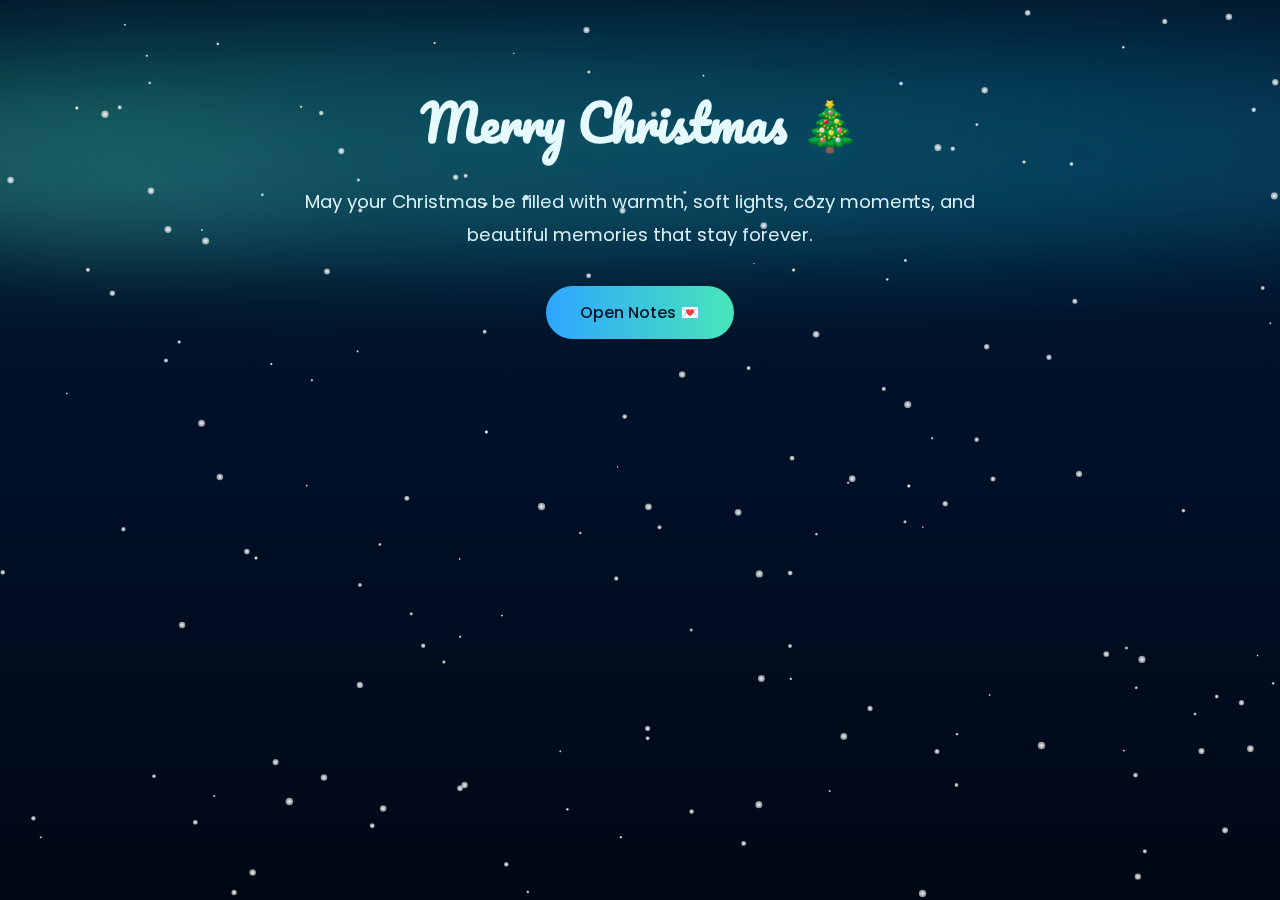
<file: index.html>
<!DOCTYPE html>
<html lang="en">

<head>
  <meta charset="UTF-8" />
  <meta name="viewport" content="width=device-width, initial-scale=1.0" />
  <title>Merry Christmas 🎄</title>
  <link rel="stylesheet" href="style.css" />
</head>

<body>
  <div class="aurora" aria-hidden="true"></div>

  <div class="container">
    <h1>Merry Christmas 🎄</h1>
    <p>
      May your Christmas be filled with warmth, soft lights, cozy moments,
      and beautiful memories that stay forever.
    </p>
    <a href="notes.html" class="button">Open Notes 💌</a>
  </div>
  <script src="script.js"></script>
</body>

</html>
</file>
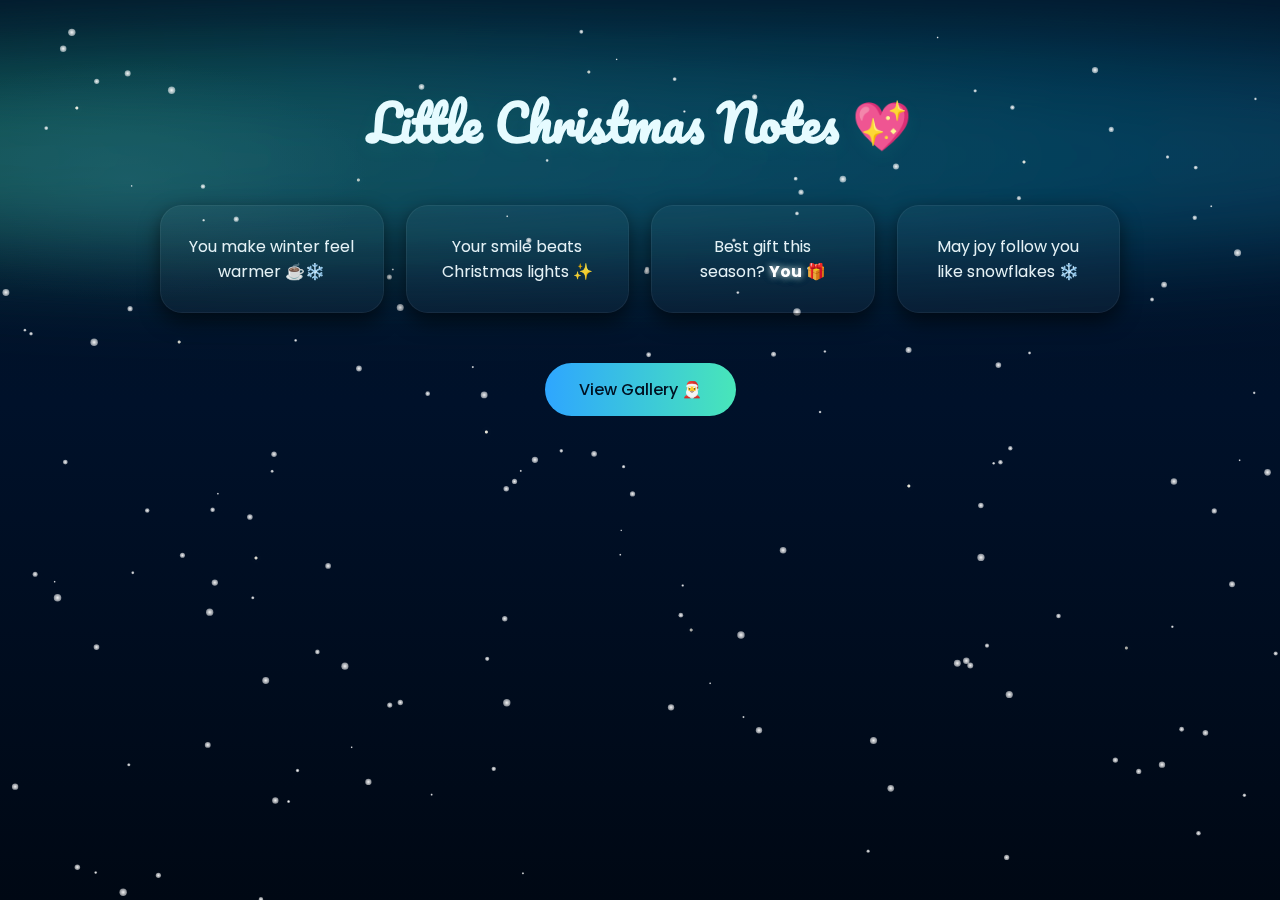
<file: notes.html>
<!DOCTYPE html>
<html lang="en">

<head>
  <meta charset="UTF-8" />
  <meta name="viewport" content="width=device-width, initial-scale=1.0" />
  <title>Christmas Notes 💖</title>
  <link rel="stylesheet" href="style.css" />
</head>

<body>
  <div class="aurora" aria-hidden="true"></div>

  <div class="container">
    <h1>Little Christmas Notes 💖</h1>

    <div class="notes">
      <div class="note">You make winter feel warmer ☕❄️</div>
      <div class="note">Your smile beats Christmas lights ✨</div>
      <div class="note">Best gift this season?
        <span class="glow-you pulse">You</span> 🎁</div>
      <div class="note">May joy follow you like snowflakes ❄️</div>
    </div>

    <br /><br />
    <a href="gallery.html" class="button">View Gallery 🎅</a>
  </div>

  <script src="script.js"></script>
</body>

</html>
</file>
<file: style.css>
@import url('https://fonts.googleapis.com/css2?family=Poppins:wght@300;500;700&family=Pacifico&display=swap');

* {
  margin: 0;
  padding: 0;
  box-sizing: border-box;
}

body {
  font-family: 'Poppins', sans-serif;
  /* Deep night-sky gradient */
  background: radial-gradient(1200px 600px at 10% 20%, rgba(20, 40, 70, 0.6), transparent 20%),
    linear-gradient(180deg, #021428 0%, #00112a 45%, #000814 100%);
  min-height: 100vh;
  overflow-x: hidden;
  color: rgba(230, 248, 255, 0.95);
  animation: fadeIn 1s ease;
  position: relative;
}

/* Star field (scattered dots) */
body::before {
  content: "";
  position: fixed;
  inset: 0;
  z-index: 0;
  pointer-events: none;
  /* multiple small radial gradients to simulate stars */
  background-image:
    radial-gradient(circle at 6% 12%, rgba(255, 250, 230, 0.95) 1px, transparent 2px),
    radial-gradient(circle at 14% 38%, rgba(255, 250, 230, 0.85) 1px, transparent 2px),
    radial-gradient(circle at 20% 62%, rgba(255, 250, 230, 0.9) 1px, transparent 2px),
    radial-gradient(circle at 28% 20%, rgba(255, 250, 230, 0.75) 1px, transparent 2px),
    radial-gradient(circle at 38% 48%, rgba(255, 250, 230, 0.95) 1px, transparent 2px),
    radial-gradient(circle at 46% 8%, rgba(255, 250, 230, 0.8) 1px, transparent 2px),
    radial-gradient(circle at 54% 70%, rgba(255, 250, 230, 0.7) 1px, transparent 2px),
    radial-gradient(circle at 62% 30%, rgba(255, 250, 230, 0.85) 1px, transparent 2px),
    radial-gradient(circle at 71% 54%, rgba(255, 250, 230, 0.95) 1px, transparent 2px),
    radial-gradient(circle at 80% 18%, rgba(255, 250, 230, 0.9) 1px, transparent 2px),
    radial-gradient(circle at 88% 72%, rgba(255, 250, 230, 0.7) 1px, transparent 2px);
  background-size: cover;
  opacity: 0.95;
  filter: drop-shadow(0 0 3px rgba(255, 255, 255, 0.06));
  mix-blend-mode: screen;
  animation: star-twinkle 6s linear infinite;
}

/* Aurora (northern lights) - multi-layered effect */
.aurora {
  position: fixed;
  left: 0;
  right: 0;
  top: 0;
  height: 45vh;
  z-index: 3;
  /* above snow, below content */
  pointer-events: none;
  mix-blend-mode: screen;
  filter: blur(36px) saturate(180%);
  opacity: 0.95;
  transform: translateZ(0);
}

.aurora::before,
.aurora::after {
  content: "";
  position: absolute;
  left: -30%;
  right: -30%;
  top: 6%;
  height: 58%;
  border-radius: 40%;
  background-repeat: no-repeat;
  background-size: 180% 100%;
  opacity: 0.95;
}

.aurora::before {
  background-image: linear-gradient(90deg, rgba(120, 255, 190, 0.22), rgba(60, 180, 255, 0.18) 40%, rgba(170, 140, 255, 0.12) 70%, rgba(110, 220, 200, 0.08));
  transform: skewX(-12deg);
  animation: auroraShift 12s linear infinite;
  filter: blur(28px);
}

.aurora::after {
  top: 18%;
  height: 46%;
  background-image: linear-gradient(90deg, rgba(170, 255, 200, 0.18), rgba(120, 200, 255, 0.12) 40%, rgba(90, 170, 255, 0.08) 70%);
  transform: skewX(-8deg);
  animation: auroraShiftRev 16s linear infinite;
  filter: blur(36px);
  opacity: 0.85;
}

/* twinkle */
@keyframes star-twinkle {
  0% {
    opacity: 0.85;
    filter: drop-shadow(0 0 2px rgba(255, 255, 255, 0.04));
  }

  50% {
    opacity: 1;
    filter: drop-shadow(0 0 6px rgba(255, 255, 255, 0.15));
  }

  100% {
    opacity: 0.85;
    filter: drop-shadow(0 0 2px rgba(255, 255, 255, 0.04));
  }
}

@keyframes auroraShift {
  0% {
    transform: translateX(-30%) skewX(-12deg);
    opacity: 0.4;
  }

  40% {
    transform: translateX(10%) skewX(-9deg);
    opacity: 1;
  }

  70% {
    transform: translateX(-8%) skewX(-6deg);
    opacity: 0.85;
  }

  100% {
    transform: translateX(-30%) skewX(-12deg);
    opacity: 0.4;
  }
}

@keyframes auroraShiftRev {
  0% {
    transform: translateX(10%) skewX(-8deg);
    opacity: 0.35;
  }

  50% {
    transform: translateX(-25%) skewX(-5deg);
    opacity: 0.95;
  }

  100% {
    transform: translateX(10%) skewX(-8deg);
    opacity: 0.35;
  }
}

/* Page animation */
@keyframes fadeIn {
  from {
    opacity: 0;
    transform: translateY(15px);
  }

  to {
    opacity: 1;
    transform: translateY(0);
  }
}

.container {
  position: relative;
  z-index: 20;
  /* above aurora, stars and snow */
  max-width: 1000px;
  margin: auto;
  padding: 80px 20px;
  text-align: center;
}

/* Headings */
h1 {
  font-family: 'Pacifico', cursive;
  font-size: clamp(2rem, 6vw, 3rem);
  color: #e6fbff;
  margin-bottom: 20px;
  animation: float 3s ease-in-out infinite;
  text-shadow: 0 6px 18px rgba(60, 220, 180, 0.07);
}

@keyframes float {

  0%,
  100% {
    transform: translateY(0);
  }

  50% {
    transform: translateY(-8px);
  }
}

p {
  font-size: clamp(1rem, 3.5vw, 1.15rem);
  line-height: 1.8;
  margin-bottom: 35px;
  max-width: 700px;
  margin-inline: auto;
  color: rgba(230, 248, 255, 0.95);
}

/* Buttons (kept for contrast) */
.button {
  display: inline-block;
  padding: 14px 34px;
  background: linear-gradient(90deg, #2ea6ff, #48e6b9);
  color: #012;
  text-decoration: none;
  border-radius: 40px;
  font-weight: 500;
  transition: all 0.3s ease;
}

.button:hover {
  transform: scale(1.08);
  box-shadow: 0 10px 25px rgba(46, 166, 255, 0.12);
}


/* Notes */
.notes {
  display: grid;
  grid-template-columns: repeat(auto-fit, minmax(220px, 1fr));
  gap: 22px;
  margin-top: 40px;
}

.note {
  background: rgba(255, 255, 255, 0.03);
  padding: 28px;
  border-radius: 22px;
  border: 1px solid rgba(255, 255, 255, 0.06);
  box-shadow: 0 8px 20px rgba(0, 0, 0, 0.6);
  font-size: 1rem;
  color: rgba(240, 252, 255, 0.95);
  transition: 0.4s;
  animation: pop 0.6s ease forwards;
}

@keyframes pop {
  from {
    opacity: 0;
    transform: scale(0.9);
  }

  to {
    opacity: 1;
    transform: scale(1);
  }
}

.note:hover {
  transform: translateY(-8px) rotate(-1deg);
}

/* Glowing "You" in notes */
.glow-you {
  font-weight: 700;
  color: #fff;
  display: inline-block;
  text-shadow: 0 0 6px rgba(255, 255, 255, 0.9), 0 0 12px rgba(72, 230, 185, 0.22), 0 0 22px rgba(46, 166, 255, 0.12);
  transition: transform 220ms ease, text-shadow 220ms ease;
}

@keyframes glowPulse {
  0% {
    text-shadow: 0 0 6px rgba(255, 255, 255, 0.85), 0 0 12px rgba(72, 230, 185, 0.18);
    transform: scale(1);
  }

  50% {
    text-shadow: 0 0 14px rgba(255, 255, 255, 1), 0 0 28px rgba(72, 230, 185, 0.32);
    transform: scale(1.035);
  }

  100% {
    text-shadow: 0 0 6px rgba(255, 255, 255, 0.85), 0 0 12px rgba(72, 230, 185, 0.18);
    transform: scale(1);
  }
}

.glow-you.pulse {
  animation: glowPulse 2.2s ease-in-out infinite;
}

.glow-you:hover {
  transform: scale(1.05);
  text-shadow: 0 0 18px rgba(255, 255, 255, 1), 0 0 36px rgba(72, 230, 185, 0.38);
}

/* Glowing "You" in notes */
.glow-you {
  font-weight: 700;
  color: #fff;
  display: inline-block;
  text-shadow: 0 0 6px rgba(255, 255, 255, 0.9), 0 0 12px rgba(72, 230, 185, 0.22), 0 0 22px rgba(46, 166, 255, 0.12);
  transition: transform 220ms ease, text-shadow 220ms ease;
}

@keyframes glowPulse {
  0% {
    text-shadow: 0 0 6px rgba(255, 255, 255, 0.85), 0 0 12px rgba(72, 230, 185, 0.18);
    transform: scale(1);
  }

  50% {
    text-shadow: 0 0 14px rgba(255, 255, 255, 1), 0 0 28px rgba(72, 230, 185, 0.32);
    transform: scale(1.035);
  }

  100% {
    text-shadow: 0 0 6px rgba(255, 255, 255, 0.85), 0 0 12px rgba(72, 230, 185, 0.18);
    transform: scale(1);
  }
}

.glow-you.pulse {
  animation: glowPulse 2.2s ease-in-out infinite;
}

.glow-you:hover {
  transform: scale(1.05);
  text-shadow: 0 0 18px rgba(255, 255, 255, 1), 0 0 36px rgba(72, 230, 185, 0.38);
}


/* Gallery */
.gallery {
  display: grid;
  grid-template-columns: repeat(auto-fit, minmax(160px, 1fr));
  gap: 18px;
  margin-top: 40px;
}

.gallery img {
  width: 100%;
  aspect-ratio: 1 / 1;
  object-fit: cover;
  border-radius: 22px;
  box-shadow: 0 12px 28px rgba(0, 0, 0, 0.55), inset 0 -10px 24px rgba(0, 0, 0, 0.2);
  transition: 0.4s ease;
}

.gallery img:hover {
  transform: scale(1.08);
}

/* Snow */
.snow {
  position: fixed;
  inset: 0;
  pointer-events: none;
  z-index: 2;
  /* sits above aurora/stars but below content */
  mix-blend-mode: screen;
}

/* Bottom snowbank + snowman */
#snowbank-container {
  position: fixed;
  left: 50%;
  bottom: 0;
  transform: translateX(-50%);
  width: 320px;
  height: 200px;
  pointer-events: none;
  z-index: 8;
  /* above canvas snow (2), below content (20) */
  display: flex;
  align-items: flex-end;
  justify-content: center;
}

#snowbank {
  width: 100%;
  height: 6px;
  background: radial-gradient(circle at 50% 20%, #fff, #eef7ff 40%, #e8f3ff 70%);
  border-radius: 50% 50% 0 0 / 60% 60% 0 0;
  box-shadow: 0 -6px 24px rgba(0, 0, 0, 0.25) inset;
  transition: height 800ms ease, transform 400ms ease;
}

#snowman {
  position: absolute;
  bottom: 6px;
  left: 50%;
  transform: translateX(-50%) translateY(12px);
  opacity: 0;
  transition: opacity 600ms ease, transform 600ms ease;
  width: 140px;
  height: 160px;
  display: grid;
  place-items: center;
}

#snowman.snowman-visible {
  opacity: 1;
  transform: translateX(-50%) translateY(0);
  animation: popSnowman 700ms cubic-bezier(0.2, 0.9, 0.2, 1);
}

@keyframes popSnowman {
  0% {
    transform: translateX(-50%) translateY(12px) scale(0.98);
    opacity: 0;
  }

  40% {
    transform: translateX(-50%) translateY(-6px) scale(1.03);
    opacity: 1;
  }

  100% {
    transform: translateX(-50%) translateY(0) scale(1);
    opacity: 1;
  }
}

.snowball {
  background: radial-gradient(circle at 35% 25%, #ffffff, #f0f7ff 40%, #e9f2ff 70%);
  border-radius: 50%;
  border: 1px solid rgba(0, 0, 0, 0.06);
  box-shadow: 0 8px 22px rgba(0, 0, 0, 0.35);
  position: relative;
}

.snowball.bottom {
  width: 90px;
  height: 90px;
  margin-top: 40px;
}

.snowball.middle {
  width: 62px;
  height: 62px;
  margin-top: -26px;
}

.snowball.head {
  width: 44px;
  height: 44px;
  margin-top: -20px;
  display: block
}

#snowman .eye {
  width: 5px;
  height: 6px;
  background: #001;
  border-radius: 50%;
  position: absolute;
  top: 14px;
}

#snowman .eye.left {
  left: 18px;
}

#snowman .eye.right {
  right: 18px;
}

.arm {
  position: absolute;
  top: 42px;
  width: 40px;
  height: 6px;
  background: transparent;
}

.arm::before {
  content: '';
  position: absolute;
  left: 0;
  top: 0;
  width: 100%;
  height: 4px;
  background: linear-gradient(90deg, #6b4b2f, #c0936d);
  border-radius: 4px;
  transform-origin: left center;
}

.arm.left {
  left: 18px;
  transform: rotate(-20deg);
}

.arm.right {
  right: 18px;
  transform: rotate(18deg);
}

/* waving animation for the right arm */
@keyframes wave {
  0% {
    transform: rotate(18deg);
  }

  25% {
    transform: rotate(-20deg);
  }

  50% {
    transform: rotate(10deg);
  }

  75% {
    transform: rotate(-14deg);
  }

  100% {
    transform: rotate(18deg);
  }
}

.arm.right.waving::before {
  animation: wave 1.4s ease-in-out infinite;
  transform-origin: left center;
}

/* small responsive tweak */
@media (max-width: 420px) {
  #snowbank-container {
    width: 240px;
    height: 160px;
  }

  .snowball.bottom {
    width: 70px;
    height: 70px;
  }

  .snowball.middle {
    width: 50px;
    height: 50px;
  }

  .snowball.head {
    width: 36px;
    height: 36px;
  }
}

/* Mobile tweaks */
@media (max-width: 480px) {
  .container {
    padding: 60px 16px;
  }
}
</file>
